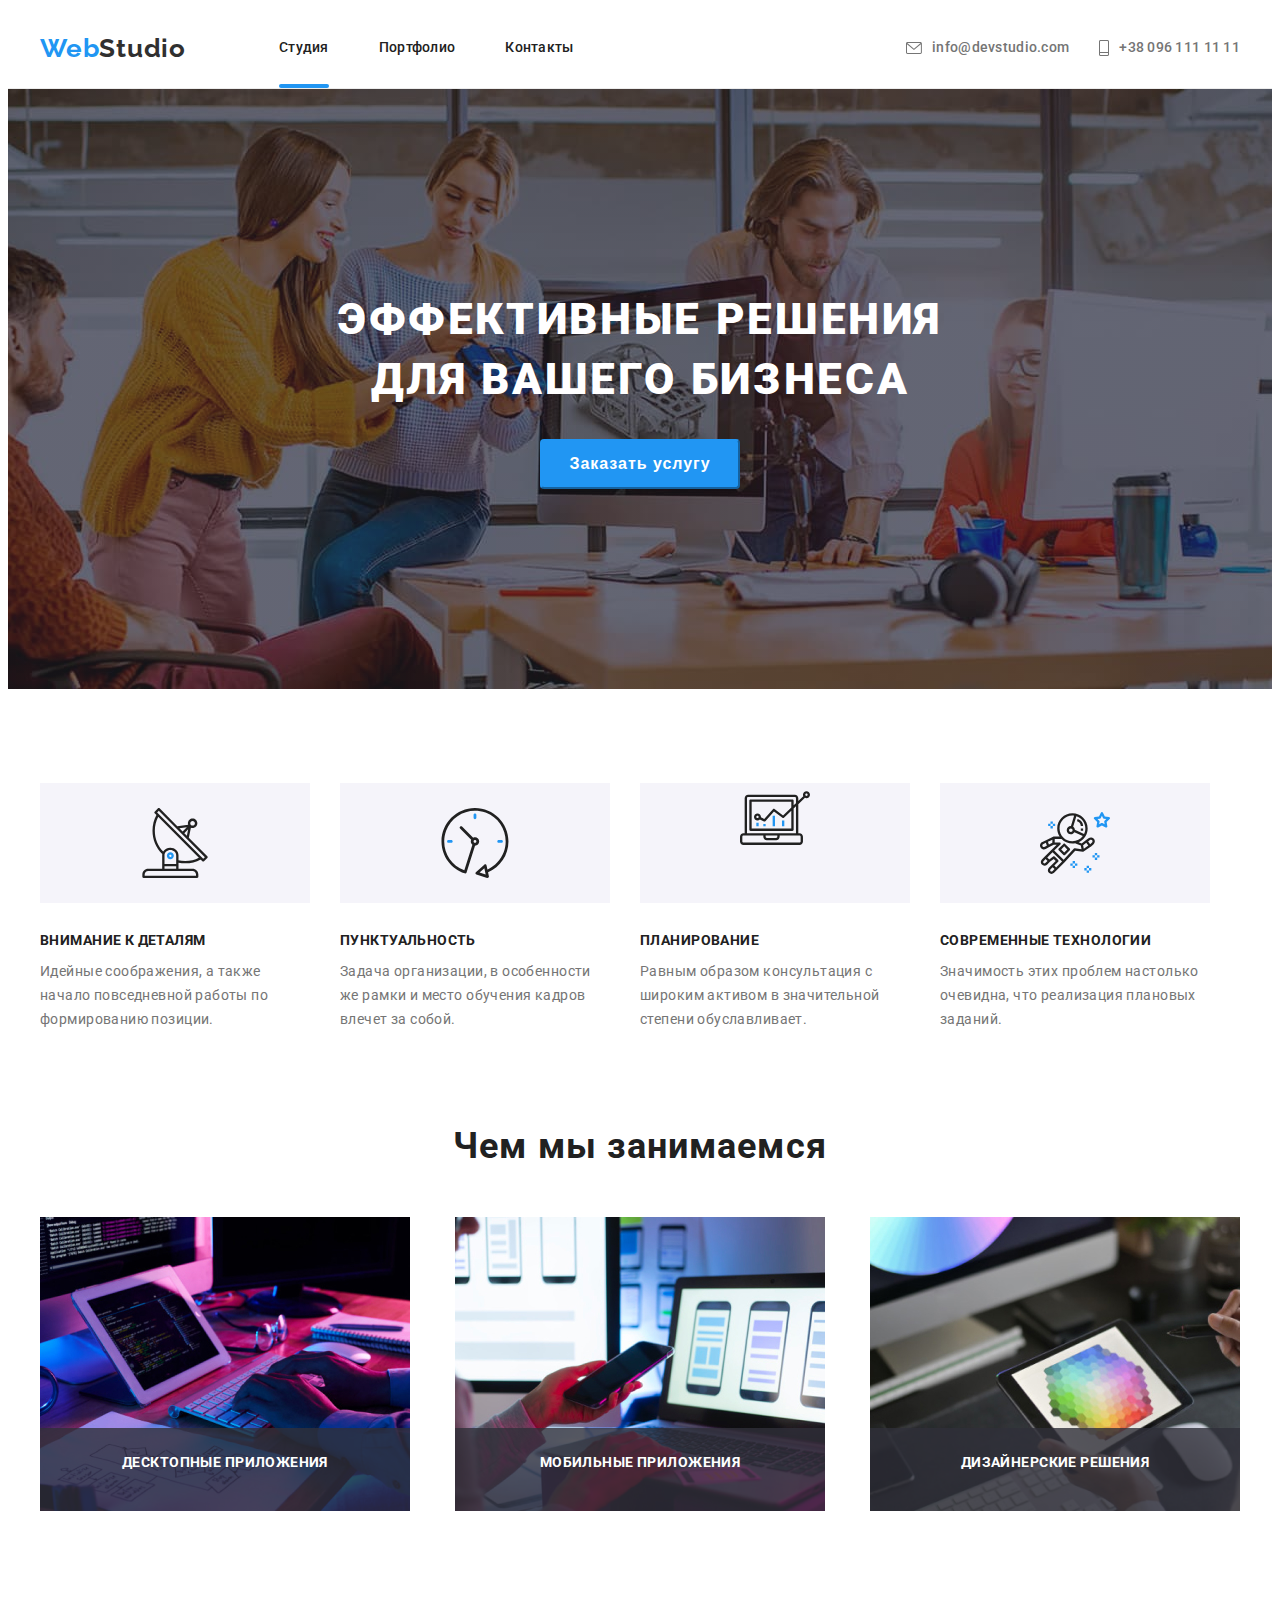
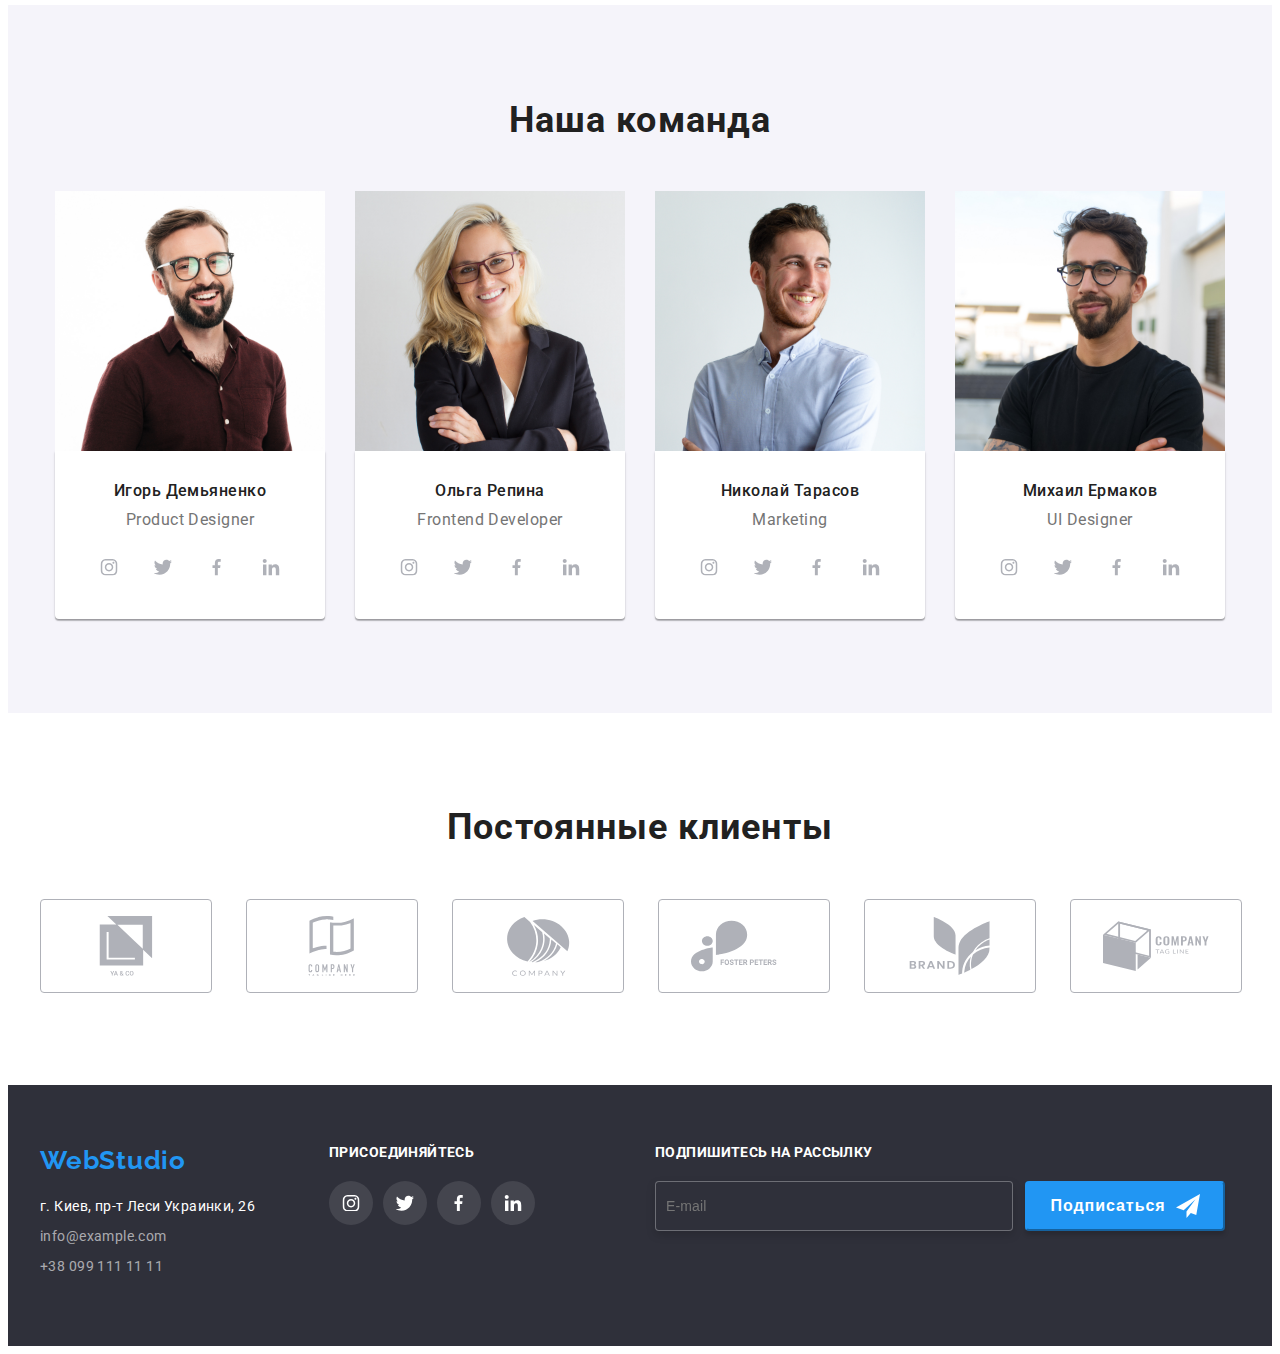
<file: index.html>
<!DOCTYPE html>
<html lang="en">
<head>
  <meta charset="UTF-8">
  <meta http-equiv="X-UA-Compatible" content="IE=edge">
  <meta name="viewport" content="width=device-width, initial-scale=1.0">
  <title>Web Studio</title>
  <link rel="stylesheet" href="https://cdnjs.cloudflare.com/ajax/libs/modern-normalize/1.1.0/modern-normalize.min.css" integrity="sha512-wpPYUAdjBVSE4KJnH1VR1HeZfpl1ub8YT/NKx4PuQ5NmX2tKuGu6U/JRp5y+Y8XG2tV+wKQpNHVUX03MfMFn9Q==" crossorigin="anonymous" referrerpolicy="no-referrer" />
  <link rel="preconnect" href="https://fonts.googleapis.com"> 
  <link rel="preconnect" href="https://fonts.gstatic.com" crossorigin> 
  <link href="https://fonts.googleapis.com/css2?family=Raleway:wght@700&family=Roboto:wght@400;500;700;900&display=swap" rel="stylesheet">
  <link rel="stylesheet" href="./css/main.min.css">
</head>
<body>
  <header class="header"> 
    <div class="container header__container">
      <a class="logo" href="./index.html">Web<span class="logo_header">Studio</span>
      </a>
    <nav>
    <ul class="navigation list">
      <li class="navigation__item">
        <a href="./index.html" class="navigation__link current
        link">Студия</a>
      </li>
      <li class="navigation__item">
        <a href="./portfolio.html" class="navigation__link link">Портфолио</a>
      </li>
      <li class="navigation__item">
        <a href="" class="navigation__link link">Контакты</a>
      </li>
    </ul>
  </nav>
  <ul class="contacts list">
    <li class="contacts__item">
      <a href="mailto:info@devstudio.com" class="contacts__link-mail  link" >
        <svg class="contacts__link-icon" width="16" height="12">
          <use href="./images/symbol-defs.svg#icon-mail">
          </use>
        </svg>
          info@devstudio.com</a>
    </li>
    <li class="header-item">
      <a href="tel:+380961111111" class="contacts__link-tel  link">
        <svg class="contacts__link-icon" width="10" height="16">
          <use href="./images/symbol-defs.svg#icon-tel">
          </use>
        </svg>
        +38 096 111 11 11</a>
    </li>
  </ul> 
</div>
  </header>
    <main> 
      <section class="solution">
        <div class="container">
        <h1 class="solution__title">Эффективные решения для вашего бизнеса</h1>
        <button type="button" class="solution-btn" data-modal-open>Заказать услугу</button>
      </div>
      </section>
      <section class="grade">
        <div class="container">
        <ul class="grade__list list">
          <li class="grade__item">
            <div class="grade__container">
            <div class="grade-container-antenna">
                <ul class="grade__social-list list">
                  <li class="grade__social-item">
                    <a href="" class="grade__social-link link">
                      <svg class="grade__social-icon"  width="70" height="70">
                        <use href="./images/icon.svg#icon-antenna">
                        </use>
                      </svg>
                    </a>
                  </li>
                  </ul>
              </div>
            </div>
        <h3 class="grade__title">Внимание к деталям</h3>
        <p class="grade__aft-title">
          Идейные соображения, а также начало повседневной работы по формированию позиции.
        </p>
        </li>
        <li class="grade__item">
          <div class="grade__container">
          <div class="grade__container-clock">
            <ul class="grade__social-list list">
              <li class="grade__social-item">
                <a href="" class="grade__social-link link">
                  <svg class="grade__social-icon"  width="70" height="70">
                    <use href="./images/icon.svg#icon-clock">
                    </use>
                  </svg>
                </a>
              </li>
              </ul>
          </div>
        </div>
        <h3 class="grade__title">Пунктуальность</h3>
        <p class="grade__aft-title">
          Задача организации, в особенности же рамки и место обучения кадров влечет за собой.
        </p>
      </li>
      <li class="grade__item">
        <div class="grade__container">
          <div class="grade__container-diagram">
            <ul class="grade__social-list list">
              <li class="grade__social-item">
                <a href="" class="grade__social-link link">
                  <svg class="gradesocial__icon"  width="70" height="70">
                    <use href="./images/icon.svg#icon-diagram">
                    </use>
                  </svg>
                </a>
              </li>
              </ul>
          </div>
        </div>
        <h3 class="grade__title">Планирование</h3>
        <p class="grade__aft-title">
          Равным образом консультация с широким активом в значительной степени обуславливает.
        </p>
      </li>
      <li class="grade__item">
        <div class="grade__container">
          <div class="grade__container">
            <ul class="grade__social-list list">
              <li class="grade__social-item">
                <a href="" class="grade__social-link link">
                  <svg class="grade__social-icon"  width="70" height="70">
                    <use href="./images/icon.svg#icon-astronaut">
                    </use>
                  </svg>
                </a>
              </li>
              </ul>
          </div>  
        </div>   
        <h3 class="grade__title">Современные технологии</h3>
        <p class="grade__aft-title">
          Значимость этих проблем настолько очевидна, что реализация плановых заданий.
        </p>
      </li>
        </ul>
      </div>
        </section>
        <section class="whatdo">
          <div class="container">
        <h2 class="whatdo__title">Чем мы занимаемся</h2>
        <ul class="whatdo__list list">
          <li class="whatdo__item">
            <div class="whatdo__item-wrap">
            <img src="./images/img-1.jpg" alt="пишем код" width="370">
              <span class="whatdo__add-text">
              Десктопные приложения
              </span>
            </div>
          </li class="whatdo__item">
          <li class="whatdo__item">
            <div class="whatdo__item-wrap">
            <img src="./images/img-2.jpg" alt="создаём приложение" width="370">
            <span class="whatdo__add-text">
              Мобильные приложения
            </span>
          </div>
          </li>
          <li class="whatdo__item">
            <div class="whatdo__item-wrap">
            <img src="./images/img-3.jpg" alt="тестируем приложение" width="370">
            <span class="whatdo__add-text">
              Дизайнерские решения
              </span>
            </div>
          </li>
        </ul>
      </div>
      </section>
      <section class="team">
        <div class="container">
      <h2 class="team__title">Наша команда</h2>
      <ul class="team__list list">
        <li class="team__item">
          <img src="./images/img-4.jpg" alt="фото Игоря Демьяненко" width="270" height="260">
            <div class="team__contact">
                <h3 class="team__pre-title">Игорь Демьяненко</h3>
                <p class="team__aft-title" lang="en">Product Designer</p>
                <ul class="team__social-list list">
                  <li class="team__social-item">
                    <a href="" class="team__social-link link">
                      <svg class="team__social-icon"  width="20" height="16.5">
                        <use href="./images/symbol-defs.svg#icon-instagram">
                        </use>
                      </svg>
                    </a>
                  </li>
                  <li class="team__social-item">
                    <a href="" class="team__social-link link">
                      <svg class="team__social-icon"  width="20" height="16.5">
                        <use href="./images/symbol-defs.svg#icon-twitter">
                        </use>
                      </svg>
                    </a>
                  </li>
                  <li class="team__social-item">
                    <a href="" class="team__social-link link">
                      <svg class="team__social-icon"  width="20" height="16.5">
                        <use href="./images/symbol-defs.svg#icon-facebook">
                        </use>
                      </svg>
                    </a>
                  </li>
                  <li class="team__social-item">
                    <a href="" class="team__social-link link">
                      <svg class="team__social-icon"  width="20" height="16.5">
                        <use href="./images/symbol-defs.svg#icon-linkidin">
                        </use>
                      </svg>
                    </a>
                  </li>
                </ul>
            </div>
        </li>
        <li class="team__item">
          <img src="./images/img-5.jpg" alt="фото Ольги Репини" width="270" height="260">
            <div class="team__contact">
              <h3 class="team__pre-title">Ольга Репина</h3>
              <p class="team__aft-title" lang="en">Frontend Developer</p>
              <ul class="team__social-list list">
                <li class="team__social-item">
                  <a href="" class="team__social-link link">
                    <svg class="team__social-icon"  width="20" height="16.5">
                      <use href="./images/symbol-defs.svg#icon-instagram">
                      </use>
                    </svg>
                  </a>
                </li>
                <li class="team__social-item">
                  <a href="" class="team__social-link link">
                    <svg class="team__social-icon"  width="20" height="16.5">
                      <use href="./images/symbol-defs.svg#icon-twitter">
                      </use>
                    </svg>
                  </a>
                </li>
                <li class="team__social-item">
                  <a href="" class="team__social-link link">
                    <svg class="team__social-icon"  width="20" height="16.5">
                      <use href="./images/symbol-defs.svg#icon-facebook">
                      </use>
                    </svg>
                  </a>
                </li>
                <li class="team__social-item">
                  <a href="" class="team__social-link link">
                    <svg class="team__social-icon"  width="20" height="16.5">
                      <use href="./images/symbol-defs.svg#icon-linkidin">
                      </use>
                    </svg>
                  </a>
                </li>
              </ul>
          </div>
        </li>
        <li class="team__item">
          <img src="./images/img-6.jpg" alt="фото Николая Тарасова" width="270" height="260">
          <div class="team__contact">
            <h3 class="team__pre-title">Николай Тарасов</h3>
            <p class="team__aft-title" lang="en">Marketing</p>
            <ul class="team__social-list list">
              <li class="team__social-item">
                <a href="" class="team__social-link link">
                  <svg class="team__social-icon" width="20" height="16.5">
                    <use href="./images/symbol-defs.svg#icon-instagram">
                    </use>
                  </svg>
                </a>
              </li>
              <li class="team__social-item">
                <a href="" class="team__social-link link">
                  <svg class="team__social-icon" width="20" height="16.5">
                    <use href="./images/symbol-defs.svg#icon-twitter">
                    </use>
                  </svg>
                </a>
              </li>
              <li class="team__social-item">
                <a href="" class="team__social-link link">
                  <svg class="team__social-icon" width="20" height="16.5">
                    <use href="./images/symbol-defs.svg#icon-facebook">
                    </use>
                  </svg>
                </a>
              </li>
              <li class="team__social-item">
                <a href="" class="team__social-link link">
                  <svg class="team__social-icon" width="20" height="16.5">
                    <use href="./images/symbol-defs.svg#icon-linkidin">
                    </use>
                  </svg>
                </a>
              </li>
            </ul>
        </div>
        </li>    
        <li class="team__item">
          <img src="./images/img-7.jpg" alt="фото Михаила Ермакова" width="270" height="260">
            <div class="team__contact">
              <h3 class="team__pre-title">Михаил Ермаков</h3>
              <p class="team__aft-title" lang="en">UI Designer</p>
              <ul class="team__social-list list">
                <li class="team__social-item">
                  <a href="" class="team__social-link link">
                    <svg class="team__social-icon" width="20" height="16.5">
                      <use href="./images/symbol-defs.svg#icon-instagram">
                      </use>
                    </svg>
                  </a>
                </li>
                <li class="team__social-item">
                  <a href="" class="team__social-link link">
                    <svg class="team__social-icon" width="20" height="16.5">
                      <use href="./images/symbol-defs.svg#icon-twitter">
                      </use>
                    </svg>
                  </a>
                </li>
                <li class="team__social-item">
                  <a href="" class="team__social-link link">
                    <svg class="team__social-icon" width="20" height="16.5">
                      <use href="./images/symbol-defs.svg#icon-facebook">
                      </use>
                    </svg>
                  </a>
                </li>
                <li class="team__social-item">
                  <a href="" class="team__social-link link">
                    <svg class="team__social-icon" width="20" height="16.5">
                      <use href="./images/symbol-defs.svg#icon-linkidin">
                      </use>
                    </svg>
                  </a>
                </li>
              </ul>
            </div>
        </li>
      </ul>
    </div>
      </section>
      <section class="clients">
        <div class="container">
        <div class="clients__social">
          <h2 class="clients__title">
            Постоянные клиенты
          </h2>
          <ul class="clients__social-list list">
          <li class="clients__social-item">
            <div class="clients__social-conteiner">
            <a href="" class="clients__social-link link">
              <svg class="clients__social-icon" 
              width="106" height="60">
                <use href="./images/icons.svg#icon-group1">
                </use>
              </svg>
            </a>
          </div>
          </li>
        </li>
          <li class="clients__social-item">
            <div class="clients__social-conteiner">
            <a href="" class="clients__social-link link">
              <svg class="clients__social-icon" 
              width="106" height="60">
                <use href="./images/icons.svg#icon-group2">
                </use>
              </svg>
            </a>
          </div>
          </li>
        </li>
          <li class="clients__social-item">
            <div class="clients__social-conteiner">
            <a href="" class="clients__social-link link">
              <svg class="clients__social-icon" 
              width="106" height="60">
                <use href="./images/icons.svg#icon-group3">
                </use>
              </svg>
            </a>
          </div>
          </li>
        </li>
            <li class="clients__social-item">
              <div class="clients__social-conteiner">
              <a href="" class="clients__social-link link">
                <svg class="clients__social-icon" 
                width="106" height="60">
                  <use href="./images/icons.svg#icon-group4">
                  </use>
                </svg>
              </a>
            </div>
          </li>
        </li>
          <li class="clients__social-item ">
            <div class="clients__social-conteiner">
            <a href="" class="clients__social-link link">
              <svg class="clients__social-icon" 
              width="106" height="60">
                <use href="./images/icons.svg#icon-group5">
                </use>
              </svg>
            </a>
          </div>
        </li>
      </li>
        <li class="clients__social-item ">
          <div class="clients__social-conteiner">
          <a href="" class="clients__social-link link">
            <svg class="clients__social-icon" 
            width="106" height="60">
              <use href="./images/icons.svg#icon-group6">
              </use>
            </svg>
          </a>
        </div>
        </li>
      </li>
          </ul>
        </div>
      </div>
      </section>
    </main>
    <footer class="footer">
      <div class="container footer__wraper">
        <div class="footer__solution">
          <div class="footer__studio">
            <a class="logo" href="./index.html">Web<span class="logo__footer">Studio</span> 
        </a>
      </div>
      <address class="footer__address">
      <ul class="footer__link list">
          <li class="footer__item">
            <a href="https://goo.gl/maps/WsrCviL61GGtihYG8" target="_blank" class="footer__map link">г. Киев, пр-т Леси Украинки, 26</a>
          </li>
          <li class="footer__item">
            <a href="mailto:info@example.com" class="footer__mail link">info@example.com</a>
          </li>
          <li class="footer__item">
            <a href="tel:+380991111111" class="footer__tel link">+38 099 111 11 11</a>
          </li>
        </ul>
      </address>
    </div>
          <div class="footer__solution-connect">
            <h3 class="footer__connect">присоединяйтесь</h3>
            <ul class="footer__social-list list">
              <li class="footer__social-item">
                <a href="" class="footer__social-link link">
                  <svg class="footer__social-icon" width="20" height="16.5">
                    <use href="./images/symbol-defs.svg#icon-instagram">
                    </use>
                  </svg>
                </a>
              </li>
              <li class="footer__social-item">
                <a href="" class="footer__social-link link">
                  <svg class="footer__social-icon" width="20" height="16.5">
                    <use href="./images/symbol-defs.svg#icon-twitter">
                    </use>
                  </svg>
                </a>
              </li>
              <li class="footer__social-item">
                <a href="" class="footer__social-link link">
                  <svg class="footer__social-icon" width="20" height="16.5">
                    <use href="./images/symbol-defs.svg#icon-facebook">
                    </use>
                  </svg>
                </a>
              </li>
              <li class="footer__social-item">
                <a href="" class="footer__social-link link">
                  <svg class="footer__social-icon" width="20" height="16.5">
                    <use href="./images/symbol-defs.svg#icon-linkidin">
                    </use>
                  </svg>
                </a>
              </li>
            </ul>
          </div>
          <div class="footer__subscribe">
            <h3 class="footer__subscribe-text">Подпишитесь на рассылку
            </h3>   
            <div class="footer__item-subscribe">
              <label for="user-email" class="footer__label"></label>
              <div class="input-wrap">
              <input
                type="email"
                name="E-mail"
                class="footer__input"
                id="E-mail"
                placeholder="E-mail"
              />  
          </div> 
            <button type="button" class="footer__btn-subscribe">
              Подписаться
              <svg class="footer__icon-link" width="24" height="24">
                <use href="./images/symbol-defs.svg#icon-icon-send"></use>
            </svg>
            </button>
          </div>
        </div>
      </footer>
    <div class="backdrop is-hidden" data-modal>
      <div class="modal">
        <button type="button" class="modal-btn" data-modal-close>
          <svg class="modal-link" width="18" height="18">
              <use href="./images/symbol-defs.svg#icon-close-black-18dp-2-11"></use>
          </svg>
      </button>
        <p class="modal-title" title="Заголовок">Оставьте свои данные, мы вам перезвоним</p>
        <form action="#" class="modal-form">
          <div class="form-field">
            <label for="user-name" class="form-label">Имя</label>
            <div class="input-wrap">
              <input
                type="text"
                name="user-name"
                class="modal-input"
                required
                minlength="2"
                id="user-name"
              />
              <svg class="input-icon" width="11" height="11">
                <use href="./images/symbol-defs.svg#icon-peaple"></use>
              </svg>
            </div>
          </div>
          <div class="form-field">
            <label for="user-tel" class="form-label">Телефон</label>
            <div class="input-wrap">
            <input
              type="tel"
              name="user-tel"
              class="modal-input"
              required
              id="user-tel"
            />
            <svg class="input-icon" width="13" height="13">
              <use href="./images/symbol-defs.svg#icon-mobile"></use>
            </svg>
            </div>
          </div>
          <div class="form-field">
            <label for="user-email" class="form-label">Почта</label>
            <div class="input-wrap">
            <input
              type="email"
              name="user-email"
              class="modal-input"
              id="user-email"
            />
            <svg class="input-icon" width="15" height="12">
              <use href="./images/symbol-defs.svg#icon-paper"></use>
            </svg>
            </div>
          </div>
          <div class="form-field">
            <label for="user-text" class="form-label">Комментарий</label>
            <textarea
              name="user-text"
              id="user-text"
              placeholder="Введите текст"
              class="modal-textarea"
            ></textarea>
          </div>

          <div class="form-field">
            <label for="input-check" class="policy-text">
              <input
              type="checkbox"
              name="input-check"
              id="input-check"
              class="policy-check visually-hidden"
            />
            <div class="policy-agree">
              Соглашаюсь с рассылкой и принимаю 
              <a href="" class="policy-text-check">
                <span class="text-check"> Условия договора</span>
              </a>
            </div>
          </label>
          </div>
          <div class="button-send">
          <button type="submit" class="btn">Отправить</button>
        </div>
        </form>
      </div>
    </div>
      </div>
    </div>  
    <script src="./js/modal.js"></script>
  </body>
</html>
</file>
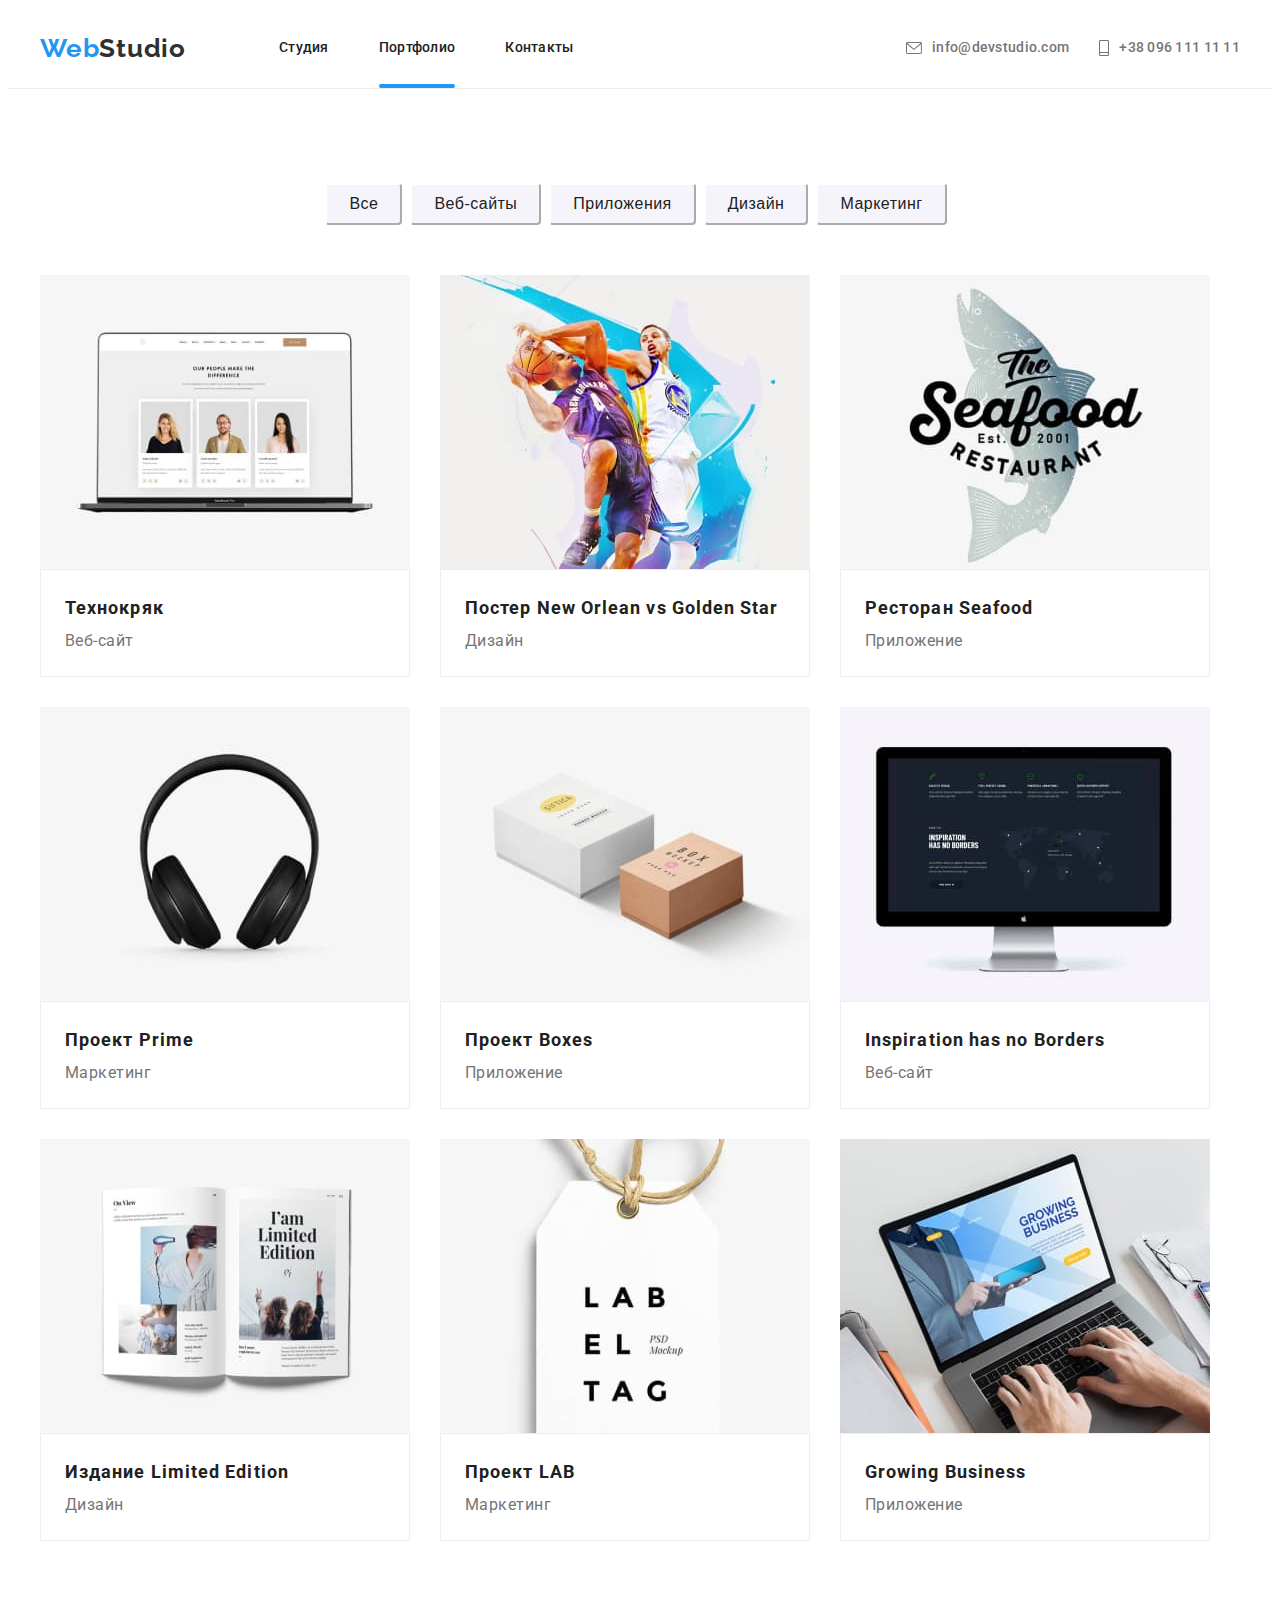
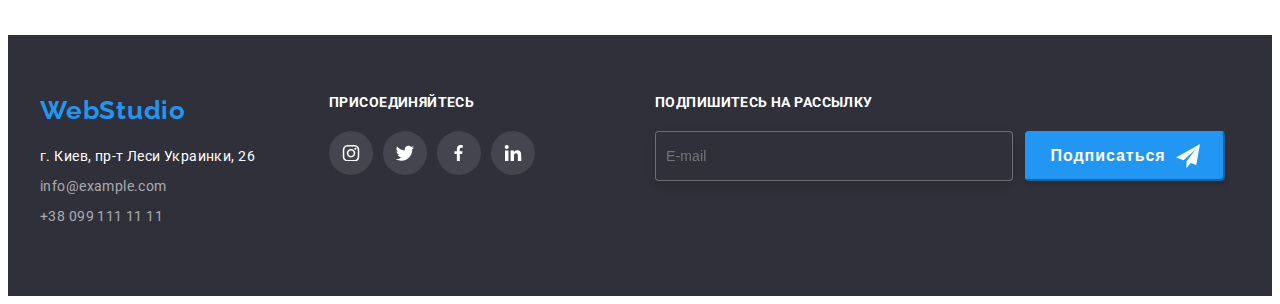
<file: portfolio.html>
<!DOCTYPE html>
<html lang="en">
<head>
  <meta charset="UTF-8">
  <meta http-equiv="X-UA-Compatible" content="IE=edge">
  <meta name="viewport" content="width=device-width, initial-scale=1.0">
  <title>Web Studio</title>
  <link rel="stylesheet" href="https://cdnjs.cloudflare.com/ajax/libs/modern-normalize/1.1.0/modern-normalize.min.css" integrity="sha512-wpPYUAdjBVSE4KJnH1VR1HeZfpl1ub8YT/NKx4PuQ5NmX2tKuGu6U/JRp5y+Y8XG2tV+wKQpNHVUX03MfMFn9Q==" crossorigin="anonymous" referrerpolicy="no-referrer" />
  <link rel="preconnect" href="https://fonts.googleapis.com"> 
  <link rel="preconnect" href="https://fonts.gstatic.com" crossorigin> 
  <link href="https://fonts.googleapis.com/css2?family=Raleway:wght@700&family=Roboto:wght@400;500;700;900&display=swap" rel="stylesheet">
  <link rel="stylesheet" href="./css/main.min.css">
</head>
<body>
  <header class="header"> 
    <div class="container header__container">
      <a class="logo" href="./index.html">Web<span class="logo_header">Studio</span>
      </a>
    <nav>
    <ul class="navigation list">
      <li class="navigation__item">
        <a href="./index.html" class="navigation__link 
        link">Студия</a>
      </li>
      <li class="navigation__item">
        <a href="./portfolio.html" class="navigation__link current link">Портфолио</a>
      </li>
      <li class="navigation__item">
        <a href="" class="navigation__link link">Контакты</a>
      </li>
    </ul>
  </nav>
  <ul class="contacts list">
    <li class="contacts__item">
      <a href="mailto:info@devstudio.com" class="contacts__link-mail  link" >
        <svg class="contacts__link-icon" width="16" height="12">
          <use href="./images/symbol-defs.svg#icon-mail">
          </use>
        </svg>
          info@devstudio.com</a>
    </li>
    <li class="header-item">
      <a href="tel:+380961111111" class="contacts__link-tel  link">
        <svg class="contacts__link-icon" width="10" height="16">
          <use href="./images/symbol-defs.svg#icon-tel">
          </use>
        </svg>
        +38 096 111 11 11</a>
    </li>
  </ul> 
</div>
  </header>
  <main>
    <section class="portfolio">
      <div class="container">
      <ul class="portfolio__link list">
        <li class="portfolio__item">
          <button class="portfolio__btn" type="button"> 
          Все
        </button>
        </li>
        <li class="portfolio__item">
          <button class="portfolio__btn" type="button">
          Веб-сайты
        </button>
        </li>
        <li class="portfolio__item">
          <button class="portfolio__btn" type="button">
          Приложения
        </button>
        </li>
        <li class="portfolio__item">
          <button class="portfolio__btn" type="button">
          Дизайн
        </button>
        </li>
        <li class="portfolio__item">
          <button class="portfolio__btn" type="button">
          Маркетинг
        </button>
        </li>
      </ul>
      <ul class="portfolio__photo-link list">
        <li class="portfolio__photo-item">
          <div class="portfolio__item-wrap">
          <img src="./imagesportfolio/img-1.jpg" alt="Веб-сайт" width="370" height="294">
          <p class="portfolio__text-title">
            Технокряк это современная площадка распространения коронавируса. Компании используют эту платформу для цифрового шпионажа и атак на защищённые сервера конкурентов.
          </p>
        </div> 
          <div class="portfolio__wraper">
            <h3 class="portfolio__title">
            Технокряк
          </h3>
          <p class="portfolio__sec-title">
            Веб-сайт
          </p>
          </div>
        </li>
        <li class="portfolio__photo-item">
          <div class="portfolio__item-wrap">
          <img src="./imagesportfolio/img-2.jpg" alt="баскетбол" width="370" height="294">
          <p class="portfolio__text-title">
            Технокряк это современная площадка распространения коронавируса. Компании используют эту платформу для цифрового шпионажа и атак на защищённые сервера конкурентов.
          </p>
        </div> 
          <div class="portfolio__wraper">
              <h3 class="portfolio__title" lang="en">
              Постер New Orlean vs Golden Star
              </h3>
              <p class="portfolio__sec-title">Дизайн</p>
          </div>
        </li>
        <li class="portfolio__photo-item">
          <div class="portfolio__item-wrap">
          <img src="./imagesportfolio/img-3.jpg" alt="лого ресторана" width="370" height="294">
          <p class="portfolio__text-title">
            Технокряк это современная площадка распространения коронавируса. Компании используют эту платформу для цифрового шпионажа и атак на защищённые сервера конкурентов.
          </p>
        </div> 
          <div class="portfolio__wraper">
            <h3 class="portfolio__title"  lang="en">
            Ресторан Seafood
          </h3>
          <p class="portfolio__sec-title"> Приложение 
          </p>
          </div>
        </li>
        <li class="portfolio__photo-item">
          <div class="portfolio__item-wrap">
          <img src="./imagesportfolio/img-4.jpg" alt="беспроводные наушники" width="370" height="294">
          <p class="portfolio__text-title">
            Технокряк это современная площадка распространения коронавируса. Компании используют эту платформу для цифрового шпионажа и атак на защищённые сервера конкурентов.
          </p>
        </div> 
          <div class="portfolio__wraper">
            <h3 class="portfolio__title" lang="en">
            Проект Prime
          </h3>
          <p class="portfolio__sec-title">
            Маркетинг
          </p>
          </div>
        </li>
        <li class="portfolio__photo-item">
          <div class="portfolio__item-wrap">
          <img src="./imagesportfolio/img-5.jpg" alt="два бокса" width="370" height="294">
          <p class="portfolio__text-title">
            Технокряк это современная площадка распространения коронавируса. Компании используют эту платформу для цифрового шпионажа и атак на защищённые сервера конкурентов.
          </p>
        </div> 
          <div class="portfolio__wraper">
            <h3 class="portfolio__title" lang="en">
            Проект Boxes
          </h3>
          <p class="portfolio__sec-title">
            Приложение
          </p>
          </div>
        </li>
        <li class="portfolio__photo-item">
          <div class="portfolio__item-wrap">
          <img src="./imagesportfolio/img-6.jpg" alt="монитор" width="370" height="294">
          <p class="portfolio__text-title">
            Технокряк это современная площадка распространения коронавируса. Компании используют эту платформу для цифрового шпионажа и атак на защищённые сервера конкурентов.
          </p>
        </div> 
          <div class="portfolio__wraper">
            <h3 class="portfolio__title" lan='en'>
            Inspiration has no Borders
          </h3>
          <p class="portfolio__sec-title">
            Веб-сайт
          </p>
          </div>
        </li>
        <li class="portfolio__photo-item">
          <div class="portfolio__item-wrap">
          <img src="./imagesportfolio/img-7.jpg" alt="журнал"width="370" height="294">
          <p class="portfolio__text-title">
            Технокряк это современная площадка распространения коронавируса. Компании используют эту платформу для цифрового шпионажа и атак на защищённые сервера конкурентов.
          </p>
        </div> 
          <div class="portfolio__wraper">
            <h3 class="portfolio__title" lang="en">
            Издание Limited Edition
          </h3>
          <p class="portfolio__sec-title">
            Дизайн
          </p>
          </div>
        </li>
        <li class="portfolio__photo-item">
          <div class="portfolio__item-wrap">
          <img src= "./imagesportfolio/img-8.jpg"alt="фирма LAB"width="370" height="294">
          <p class="portfolio__text-title">
            Технокряк это современная площадка распространения коронавируса. Компании используют эту платформу для цифрового шпионажа и атак на защищённые сервера конкурентов.
          </p>
        </div> 
          <div class="portfolio__wraper">
            <h3 class="portfolio__title" lang="en">
            Проект LAB
          </h3>
          <p class="portfolio__sec-title">
            Маркетинг
          </p>
          </div>
        </li>
        <li class="portfolio__photo-item">
          <div class="portfolio__item-wrap">
          <img src="./imagesportfolio/img-9.jpg" alt="бизнес" width="370" height="294">
          <p class="portfolio__text-title">
            Технокряк это современная площадка распространения коронавируса. Компании используют эту платформу для цифрового шпионажа и атак на защищённые сервера конкурентов.
          </p>
        </div> 
          <div class="portfolio__wraper">
            <h3 class="portfolio__title" lang="en">
            Growing Business
          </h3>
          <p class="portfolio__sec-title">
            Приложение
          </p>
          </div>
        </li>
      </ul>
  </div>
    </section>
  </main>
  <footer class="footer">
    <div class="container footer__wraper">
      <div class="footer__solution">
        <div class="footer__studio">
          <a class="logo" href="./index.html">Web<span class="logo__footer">Studio</span> 
      </a>
    </div>
    <address class="footer__address">
    <ul class="footer__link list">
        <li class="footer__item">
          <a href="https://goo.gl/maps/WsrCviL61GGtihYG8" target="_blank" class="footer__map link">г. Киев, пр-т Леси Украинки, 26</a>
        </li>
        <li class="footer__item">
          <a href="mailto:info@example.com" class="footer__mail link">info@example.com</a>
        </li>
        <li class="footer__item">
          <a href="tel:+380991111111" class="footer__tel link">+38 099 111 11 11</a>
        </li>
      </ul>
    </address>
  </div>
        <div class="footer__solution-connect">
          <h3 class="footer__connect">присоединяйтесь</h3>
          <ul class="footer__social-list list">
            <li class="footer__social-item">
              <a href="" class="footer__social-link link">
                <svg class="footer__social-icon" width="20" height="16.5">
                  <use href="./images/symbol-defs.svg#icon-instagram">
                  </use>
                </svg>
              </a>
            </li>
            <li class="footer__social-item">
              <a href="" class="footer__social-link link">
                <svg class="footer__social-icon" width="20" height="16.5">
                  <use href="./images/symbol-defs.svg#icon-twitter">
                  </use>
                </svg>
              </a>
            </li>
            <li class="footer__social-item">
              <a href="" class="footer__social-link link">
                <svg class="footer__social-icon" width="20" height="16.5">
                  <use href="./images/symbol-defs.svg#icon-facebook">
                  </use>
                </svg>
              </a>
            </li>
            <li class="footer__social-item">
              <a href="" class="footer__social-link link">
                <svg class="footer__social-icon" width="20" height="16.5">
                  <use href="./images/symbol-defs.svg#icon-linkidin">
                  </use>
                </svg>
              </a>
            </li>
          </ul>
        </div>
        <div class="footer__subscribe">
          <h3 class="footer__subscribe-text">Подпишитесь на рассылку
          </h3>   
          <div class="footer__item-subscribe">
            <label for="user-email" class="footer__label"></label>
            <div class="input-wrap">
            <input
              type="email"
              name="E-mail"
              class="footer__input"
              id="E-mail"
              placeholder="E-mail"
            />  
        </div> 
          <button type="button" class="footer__btn-subscribe">
            Подписаться
            <svg class="footer__icon-link" width="24" height="24">
              <use href="./images/symbol-defs.svg#icon-icon-send"></use>
          </svg>
          </button>
        </div>
      </div>
    </footer>
</body>
</html>
</file>
<file: css/main.min.css>
p,h1,h2,h3,h4,h5,h6{margin:0}ul,ol{margin:0;padding:0}button{cursor:pointer}img{display:block}:root{--blue-text-colour: #2196F3}body{font-family:'Roboto', sans-serif}.list{list-style:none}.link{text-decoration:none}.navigation,.header__container,.contacts,.contacts__link-mail,.contacts__link-tel,.grade__social-item,.team__social-link,.clients__social-link,.portfolio__link1,.footer__social-link,.modal-btn,.policy-text,.button-send{align-items:center;display:flex}.container{width:1200px;padding-left:15px;padding-right:15px;margin:0 auto}.logo{font-size:26px;line-height:1.19;font-weight:700;letter-spacing:.03em;color:var(--blue-text-colour);font-family:'Raleway', sans-serif;text-decoration:none;margin-right:93px}.logo_header{color:#303030}.logo_footer{color:#FFFFFF}.navigation__item{position:relative}.navigation__item+.navigation__item{margin-left:50px}.navigation__link{display:block;padding-top:32px;padding-right:0px;padding-left:0px;padding-bottom:32px;font-size:14px;line-height:1.14;font-weight:500;letter-spacing:.02em;color:#212121;transition:color 250ms cubic-bezier(0.4, 0, 0.2, 1)}.navigation__link:hover,.navigation__link:focus{color:#2196f3}.navigation__link::after{content:"";display:block;position:absolute;left:0;bottom:0px;width:100%;height:4px;background-color:rgba(0,0,0,0);transition:background-color 250ms cubic-bezier(0.4, 0, 0.2, 1)}.navigation__link:hover::after{background-color:var(--blue-text-colour)}.header{border-bottom:1px solid #ECECEC}.contacts{font-weight:500;margin-left:auto}.header-link-contacts{margin-right:50px;color:#212121;transition:color 250ms;transition-duration:250ms;transition-timing-function:cubic-bezier(0.4, 0, 0.2, 1)}.header-link-contacts:hover,.header-link-contacts:focus{color:var(--blue-text-colour)}.current::after{position:absolute;content:"";display:block;width:100%;height:4px;border-radius:2px;margin-top:28px;background-color:var(--blue-text-colour)}.contacts__link-icon{margin-right:10px;fill:#757575}.contacts__link-mail{font-size:14px;line-height:1.5;font-weight:500;letter-spacing:.02em;color:#757575;text-decoration:none;margin-right:30px;height:100%;transition:color 250ms;transition-duration:250ms;transition-timing-function:cubic-bezier(0.4, 0, 0.2, 1)}.contacts__link-mail:hover svg,.contacts__link-mail:focus svg{fill:var(--blue-text-colour)}.contacts__link-mail:hover,.contacts__link-mail:focus{color:var(--blue-text-colour)}.contacts__link-tel{font-size:14px;line-height:1.14;font-weight:500;letter-spacing:.02em;color:#757575;text-decoration:none;height:100%;transition:color 250ms;transition-duration:250ms;transition-timing-function:cubic-bezier(0.4, 0, 0.2, 1)}.contacts__link-tel:hover svg,.contacts__link-tel:focus svg{fill:var(--blue-text-colour)}.contacts__link-tel:hover,.contacts__link-tel:focus{color:var(--blue-text-colour)}.solution{background:#2F303A;padding-top:200px;padding-bottom:200px;background-image:linear-gradient(rgba(47,48,58,0.4), rgba(47,48,58,0.4)),url(../images/imgsolution.jpg);background-position:center}.solution__title{font-size:44px;line-height:1.37;font-weight:900;letter-spacing:.06em;text-align:center;text-transform:uppercase;width:696px;height:120px;margin:0 auto;margin-bottom:30px;color:#FFFFFF}.solution-btn{font-size:16px;line-height:1.88;font-weight:700;letter-spacing:.06em;width:200px;height:50px;display:block;margin:0 auto;color:#FFFFFF;box-shadow:0px 4px 4px rgba(0,0,0,0.15);border-radius:4px;background:#2196F3;border-color:var(--blue-text-colour);transition:color 250ms}.solution-btn:hover,.solution-btn:focus{color:#212121}.grade{padding-top:94px;padding-bottom:94px}.grade__list{display:flex}.grade__item{width:270px}.grade__item:not(:last-child){margin-right:30px}.grade__title{font-size:14px;line-height:1.14;font-weight:700;letter-spacing:.03em;text-transform:uppercase;margin-bottom:10px;color:#212121}.grade__aft-title{font-size:14px;line-height:1.72;font-weight:400;letter-spacing:.03em;color:#757575}.grade__container{background-color:#F5F4FA;width:270px;height:120px;margin-bottom:30px}.grade__social-item{justify-content:center}.grade__social-icon{margin-bottom:25px;margin-top:25px}.whatdo{margin-bottom:94px}.whatdo__item:not(:last-child){margin-right:30px}.whatdo__list{display:flex;justify-content:space-between}.whatdo__title{font-size:36px;line-height:1.17;font-weight:700;letter-spacing:.03em;text-align:center;margin-bottom:50px;color:#212121}.whatdo__item-wrap{position:relative}.whatdo__add-text{font-size:14px;line-height:1.14;font-weight:700;letter-spacing:.03em;position:absolute;bottom:0;width:100%;height:19%;text-align:center;text-transform:uppercase;padding-top:27px;display:flex;justify-content:center;background:rgba(47,48,58,0.8);color:#FFFFFF}.team{padding-top:94px;padding-bottom:94px;background:#F5F4FA}.team__list{display:flex;text-align:center;justify-content:center}.team__title{font-size:36px;line-height:1.17;font-weight:700;letter-spacing:.03em;text-align:center;margin-bottom:50px;color:#212121}.team__item:not(:last-child){margin-right:30px}.team__contact{background:#FFFFFF;box-shadow:0px 1px 3px rgba(0,0,0,0.12),0px 1px 1px rgba(0,0,0,0.14),0px 2px 1px rgba(0,0,0,0.2);border-radius:0px 0px 4px 4px;padding-top:30px;padding-bottom:30px}.team__pre-title{font-size:16px;line-height:1.19;font-weight:500;letter-spacing:.03em;padding-bottom:10px;color:#212121}.team__aft-title{font-size:16px;line-height:1.19;font-weight:400;letter-spacing:.03em;margin-bottom:16px;color:#757575}.team__social-item{width:44px;height:44px}.team__social-item+.team__social-item{margin-left:10px}.team__social-list{display:flex;justify-content:center}.team__social-link{width:100%;height:100%;border-radius:50%;background-color:#FFFFFF;justify-content:center;fill:#afb1b8;transition:fill 250ms,  background 250ms;transition-duration:250ms;transition-timing-function:cubic-bezier(0.4, 0, 0.2, 1)}.team__social-link:hover,.team__social-link:focus{background:var(--blue-text-colour);fill:#FFFFFF}.clients{padding-top:94px;padding-bottom:94px}.clients__social-item{width:170px;height:92px}.clients__social-item+.clients__social-item{margin-left:30px}.clients__social-link{width:100%;height:100%;justify-content:center;border:1px solid #afb1b8;border-radius:4px;cursor:pointer;fill:#afb1b8;outline:rgba(33,150,243,0.9);color:var(--blue-text-colour);transition:fill 250ms, border 250ms;transition-duration:250ms;transition-timing-function:cubic-bezier(0.4, 0, 0.2, 1)}.clients__social-link:hover,.clients__social-link:focus{fill:currentColor;border-color:var(--blue-text-colour)}.clients__social-link:hover .clients-social-icon .clients__social-link:focus .clients-social-icon{fill:var(--blue-text-colour)}.clients__social-list{display:flex;justify-content:space-between}.clients__title{font-size:36px;line-height:1.16;font-weight:700;letter-spacing:.03em;font-style:normal;text-align:center;margin-bottom:50px;color:#212121}.clients__social-conteiner{width:170px;height:92px;transition:color 250ms}.portfolio{padding-top:94px;padding-bottom:94px}.portfolio__link1{margin-left:auto}.portfolio__link{font-size:16px;line-height:1.88;font-weight:500;letter-spacing:.03em;display:flex;flex-wrap:wrap;justify-content:center;margin-bottom:50px;color:#fff}.portfolio__btn{font-size:16px;line-height:1.63;font-weight:500;letter-spacing:.03em;font-style:normal;text-align:center;padding-top:6px;padding-bottom:6px;padding-left:22px;padding-right:22px;color:#212121;border-color:#FFFFFF;background:#F5F4FA;border-radius:4px;transition:color 300ms, background 300ms}.portfolio__btn:hover,.portfolio__btn:focus{background:var(--blue-text-colour);color:#fff}.portfolio__btn:not(:nth-child(5n)){margin-right:8px}.portfolio__wraper{width:370px;padding-bottom:20px;padding-top:20px;padding-left:24px;padding-right:24px;border:1px solid #EEEEEE;box-sizing:border-box}.portfolio__item{font-size:16px;line-height:1.62;font-weight:400;letter-spacing:.03em;text-align:center;transition:color 250ms;color:#212121}.portfolio__title{font-size:18px;line-height:2;font-weight:700;letter-spacing:.06em;color:#212121}.portfolio__sec-title{font-size:16px;line-height:1.88;font-weight:400;letter-spacing:.03em;color:#757575}.portfolio__photo-link{display:flex;flex-wrap:wrap}.portfolio__photo-item:not(:nth-child(3n)){margin-right:30px}.portfolio__photo-item:not(:nth-last-child(-n+3)){margin-bottom:30px}.portfolio__photo-item:hover,.portfolio__photo-item:focus{box-shadow:0px 1px 1px rgba(0,0,0,0.12),0px 4px 4px rgba(0,0,0,0.06),1px 4px 6px rgba(0,0,0,0.16);background:#FFFFFF;cursor:pointer}.portfolio__photo-item:hover,.portfolio__photo-item:focus{background-color:rgba(255,255,255,0.6)}.portfolio__item-wrap{position:relative;overflow:hidden}.portfolio__text-title{font-size:18px;line-height:1.55;font-weight:400;letter-spacing:.03em;position:absolute;bottom:0;padding-top:63px;padding-bottom:63px;padding-left:34px;padding-right:34px;height:100%;color:#FFFFFF;background:rgba(33,150,243,0.9);transform:translateY(100%);transition:transform 300ms}.portfolio__photo-item:hover .portfolio__text-title{transform:translateY(0)}.footer{background-color:#2F303A;padding-bottom:60px;padding-top:60px}.footer__wraper{display:flex}.footer__logo{font-size:26px;line-height:1.2;font-weight:700;letter-spacing:.03em;font-family:Raleway, sans-serif;color:var(--blue-text-colour)}.footer__studio{font-size:26px;line-height:1.2;font-weight:700;letter-spacing:.03em;font-family:Raleway, sans-serif;color:#FFFFFF}.footer__studio{margin-bottom:20px}.footer__item{margin-bottom:9px}.footer__mail{font-size:14px;line-height:1.5;font-weight:400;letter-spacing:.03em;font-family:Roboto, sans-serif;font-style:normal;color:rgba(255,255,255,0.6)}.footer__tel{font-size:14px;line-height:1.5;font-weight:400;letter-spacing:.03em;font-family:Roboto, sans-serif;font-style:normal;color:rgba(255,255,255,0.6)}.footer__map{font-size:14px;line-height:1.5;font-weight:400;letter-spacing:.03em;font-family:Roboto, sans-serif;font-style:normal;color:#FFFFFF}.footer__link:hover{color:var(--blue-text-colour)}.footer__social-item{width:44px;height:44px}.footer__social-link{width:100%;height:100%;justify-content:center;border-radius:50%;background:rgba(255,255,255,0.1);fill:#FFFFFF;color:#FFFFFF;transition:fill 250ms, background-color 250ms;transition-duration:250ms;transition-timing-function:cubic-bezier(0.4, 0, 0.2, 1)}.footer__social-link:hover,.footer__social-link:focus{fill:currentColor;background-color:var(--blue-text-colour)}.footer__solution-connect{margin-left:50px}.footer__connect{font-size:14px;line-height:1.14;font-weight:700;letter-spacing:.03em;text-transform:uppercase;margin-bottom:20px;color:#FFFFFF}.footer__social-list{display:flex;justify-content:space-between}.footer__social-item+.footer__social-item{margin-left:10px}.footer__subscribe-text{font-size:14px;line-height:1.14;font-weight:700;letter-spacing:.03em;text-transform:uppercase;color:#FFFFFF}.footer__input{border:1px solid rgba(255,255,255,0.3);box-sizing:border-box;filter:drop-shadow(0px 4px 4px rgba(0,0,0,0.15));border-radius:4px;width:358px;height:50px;background:#2F303A}.footer__btn-subscribe{font-size:16px;line-height:1.88;font-weight:700;letter-spacing:.06em;width:200px;height:50px;display:flex;justify-content:center;align-items:center;text-align:center;border-color:var(--blue-text-colour);background:#2196F3;box-shadow:0px 4px 4px rgba(0,0,0,0.15);border-radius:4px;color:#FFFFFF}.footer__icon-link{margin-left:10px}.footer__subscribe{margin-left:120px}.footer__input{color:#FFFFFF}.footer__input{font-size:14px;line-height:1.14;font-weight:400;letter-spacing:.01em;border:1px solid rgba(255,255,255,0.3);box-sizing:border-box;filter:drop-shadow(0px 4px 4px rgba(0,0,0,0.15));border-radius:4px;padding:10px;resize:none}.footer__subscribe-text{margin-bottom:20px;margin-right:12px}.footer__item-subscribe{display:flex}.footer__btn-subscribe{margin-left:12px}.backdrop{width:100vw;height:100vh;background-color:rgba(25,28,38,0.6);position:fixed;top:0;transition:opacity 300ms, visibility 300ms}.modal{width:500px;min-height:500px;background:#FFFFFF;border-radius:8px;position:absolute;top:50%;left:50%;transform:translate(-50%, -50%) scale(1) rotate(0);transition:transform 300ms;padding:40px}.backdrop.is-hidden .modal{transform:scale(2) rotate(180deg)}.modal-close{position:absolute;top:10px;right:10px;width:30px;height:30px}.is-hidden{opacity:0;visibility:none;pointer-events:none}.modal-btn{position:absolute;border-radius:50%;top:8px;right:8px;width:30px;height:30px;justify-content:center;background-color:#FFFFFF;border:1px solid rgba(0,0,0,0.1)}.modal-btn:hover,.modal-btn:focus{fill:#2196F3}.is-hidden{opacity:0;visibility:none;pointer-events:none}.modal-title{font-size:20px;font-weight:600;line-height:1.15;color:#212121;text-align:center;margin-bottom:15px}.form-field{margin-bottom:10px}.modal-input{width:100%;height:40px;border:1px solid rgba(33,33,33,0.2);box-sizing:border-box;border-radius:4px;font-size:14px;padding-left:30px;outline:none;appearance:none}.modal-input:focus{border-color:var(--blue-text-colour)}.input-wrap{position:relative}.input-icon{position:absolute;left:10px;top:50%;transform:translateY(-50%)}.modal-input:focus+.input-icon{fill:var(--blue-text-colour)}.form-label{font-size:12px;line-height:1.16;font-weight:400;letter-spacing:.01em;color:#303030;margin-bottom:5px;display:block;color:#757575}.modal-textarea{font-size:14px;line-height:1.14;font-weight:400;letter-spacing:.01em;width:100%;height:120px;border:1px solid rgba(33,33,33,0.2);box-sizing:border-box;border-radius:4px;padding:10px;resize:none;outline:rgba(33,150,243,0.9)}.modal-textarea:focus{border-color:var(--blue-text-colour)}.policy-text-check{color:var(--blue-text-colour)}.policy-text{font-size:14px;line-height:1.71;font-weight:400;letter-spacing:.02em;position:relative;color:#757575}.policy-text::before{display:inline-block;width:16px;height:15px;border:1px  solid #000000;border-radius:2px;margin-right:3px}.policy-check:checked+.policy-text::before::before{background-image:url(../images/symbol-defs.svg#icon-icon-check);background-position:center;background-repeat:no-repeat;background-size:cover;border:none}.policy-agree{margin-left:10px}.btn{font-size:16px;line-height:1.88;font-weight:400;letter-spacing:.06em;display:flex;color:#FFFFFF;background:#2196F3;box-shadow:0px 4px 4px rgba(0,0,0,0.15);border-color:var(--blue-text-colour);border-radius:4px;padding-top:10px;padding-bottom:10px;padding-left:55px;padding-right:55px}.button-send{justify-content:center}.text-check{color:#2196F3}
/*# sourceMappingURL=main.min.css.map */
</file>
